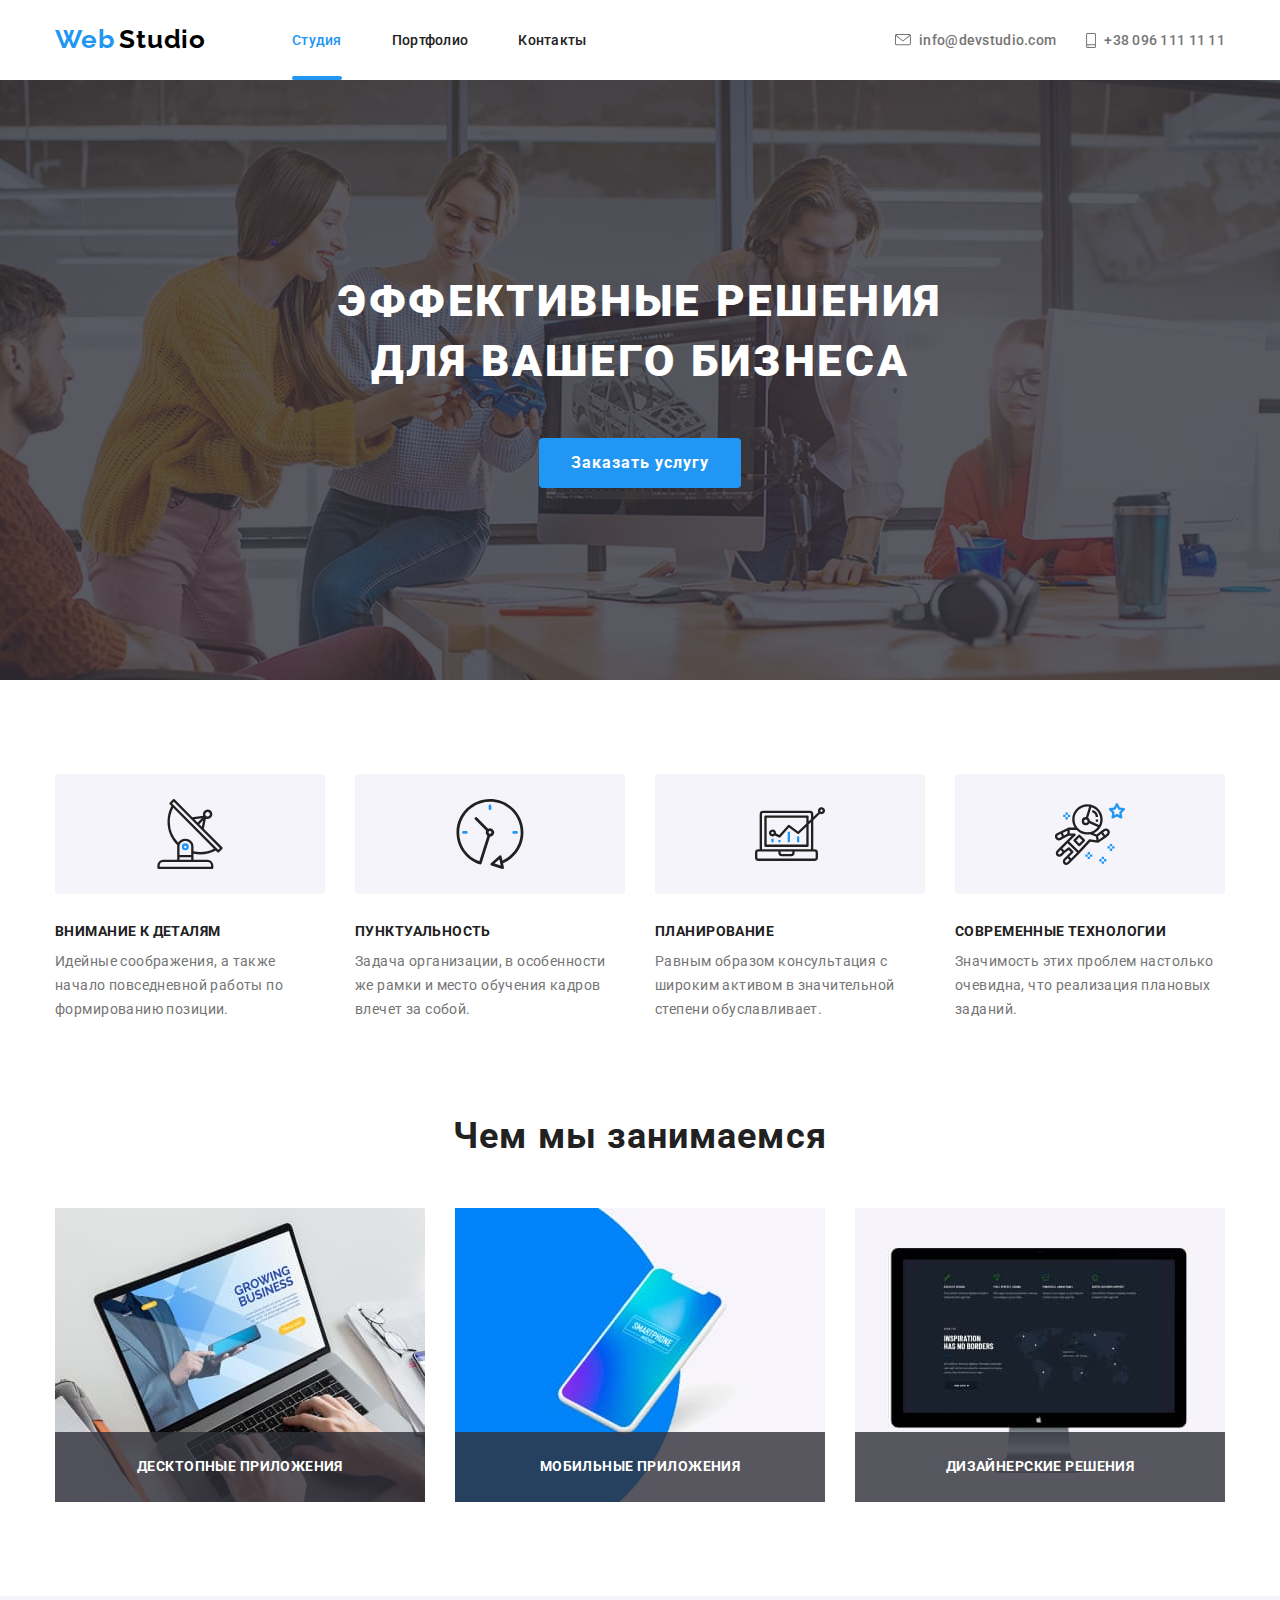
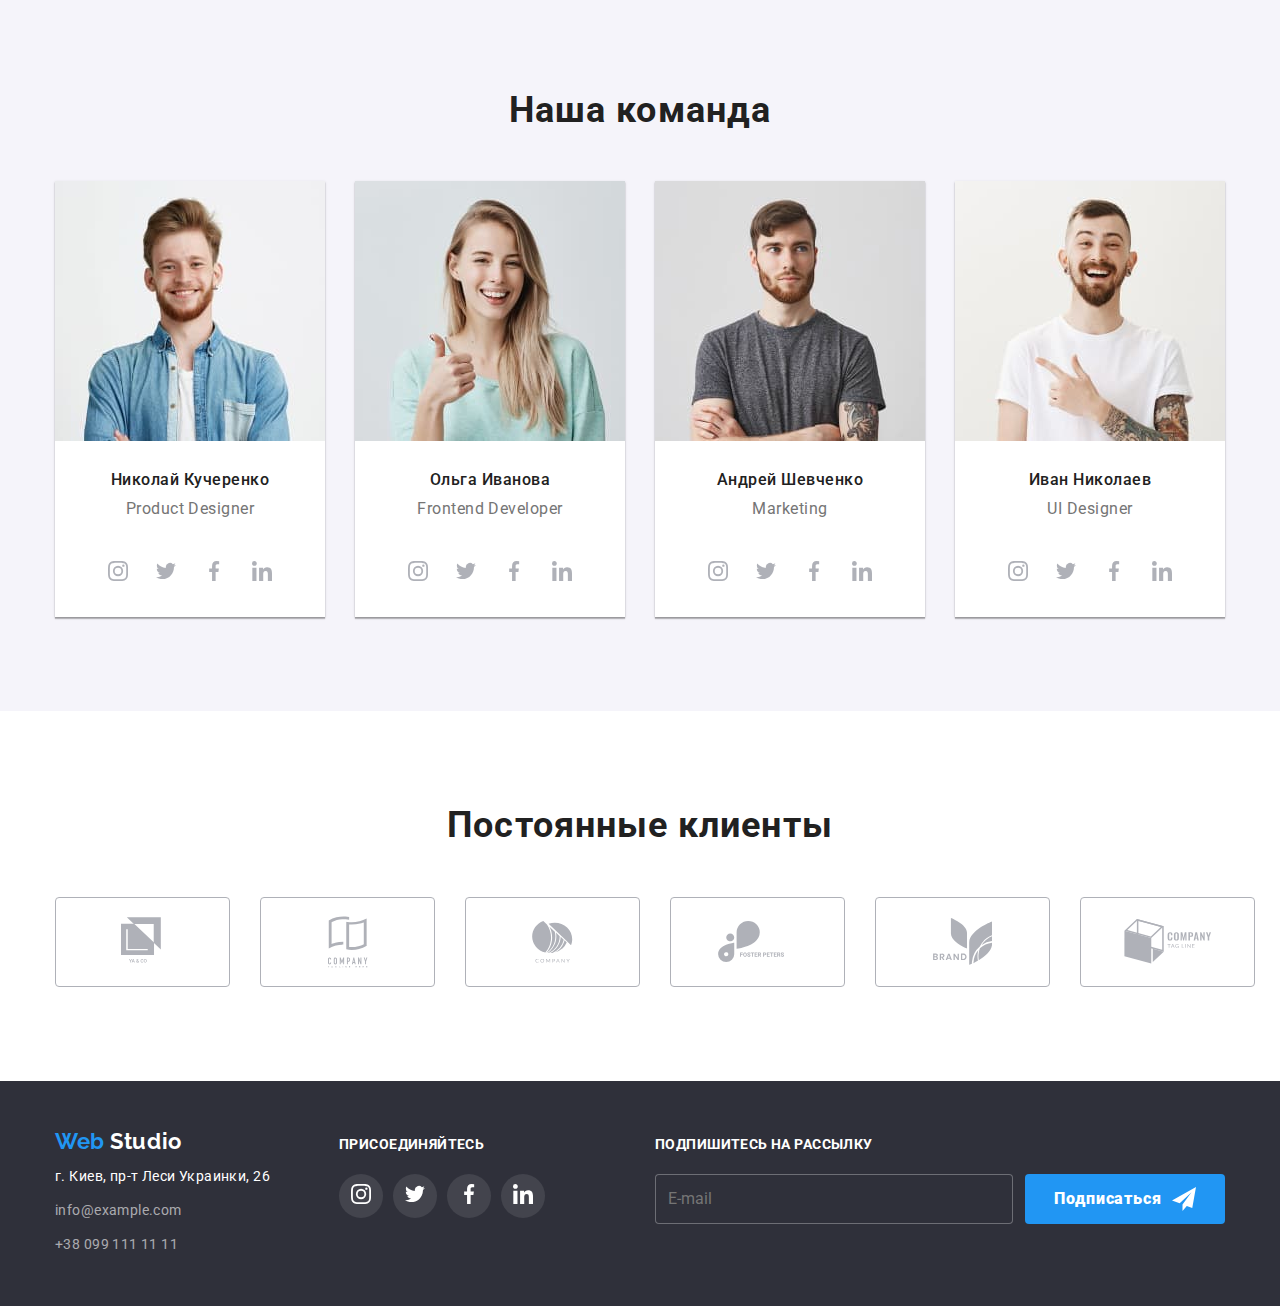
<file: index.html>
<!DOCTYPE html>
<html lang="ru">
<head>
    <meta charset="UTF-8">
    <meta name="viewport" content="width=device-width, initial-scale=1.0">
    <title>Web Studio</title>
    <link href="https://fonts.googleapis.com/css2?family=Raleway:wght@700&family=Roboto:wght@400;500;700;900&display=swap" rel="stylesheet">
    <link rel="stylesheet" href="./css/main.min.css">
</head>
<body>
    <!--Шапка-->
    <header>
        <nav class="container main-nav">
        <a href="./index.html" class="logo"><span class="web-logo">Web</span>Studio</a>
        <ul class="site-nav list">
            <li class="item"><a href="./index.html" class="link current">Студия</a></li>
            <li class="item"><a href="./portfolio.html" class="link">Портфолио</a></li>
            <li class="item"><a href="" class="link">Контакты</a></li>
        </ul>
        <ul class="contacts-nav list">
            <li class="item envelope">
                <a href="mailto:info@devstudio.com" class="link">
                <svg class="icon-envelope">
                   <use href="./img/sprite.svg#icon-envelope"></use> 
                </svg>
                info@devstudio.com
            </a>
        </li>
            <li class="item phone">
                <a href="tel:+380961111111" class="link">
                <svg class="icon-phone">
                    <use href="./img/sprite.svg#icon-phone"></use>
                </svg>
                +38 096 111 11 11
            </a>
        </li>
        </ul>
        </nav>
    </header>
    <main>
    <!--Герой-->
    <section class="hero">
        <div class="container">
        <h1 class="title">эффективные решения для вашего бизнеса</h1>
        <button class="button" data-modal-open>Заказать услугу</button>
        </div>
    </section>
    <!--Наши Преимущества-->
    <section class="advantage">
        <div class="container">
        <h2 class="title">Наши преимущества</h2>
        <ul class="features-list list">
            <li class="item">
                <div class="item-image">
                    <svg class="icon">
                        <use href="./img/sprite.svg#icon-antenna"></use>
                    </svg>
                </div>
                <h3 class="item-title">Внимание к деталям</h3>
                <p class="item-description">Идейные соображения, а также начало повседневной работы по формированию позиции.</p>
            </li>
            <li class="item">
                <div class="item-image">
                    <svg class="icon">
                        <use href="./img/sprite.svg#icon-clock"></use>
                    </svg>
                </div>
                <h3 class="item-title">Пунктуальность</h3>
                <p class="item-description">Задача организации, в особенности же рамки и место обучения кадров влечет за собой.</p>
            </li>
            <li class="item">
                <div class="item-image">
                    <svg class="icon">
                        <use href="./img/sprite.svg#icon-pc"></use>
                    </svg>
                </div>
                <h3 class="item-title">Планирование</h3>
                <p class="item-description">Равным образом консультация с широким активом в значительной степени обуславливает.</p>
            </li>
            <li class="item">
                <div class="item-image">
                    <svg class="icon">
                        <use href="./img/sprite.svg#icon-astronaut"></use>
                    </svg>
                </div>
                <h3 class="item-title">Современные технологии</h3>
                <p class="item-description">Значимость этих проблем настолько очевидна, что реализация плановых заданий.</p>
            </li>
        </ul>
        </div>
    </section>
    <!--Чем мы занимаемся-->
    <section class="our-works">
        <div class="container">
        <h2 class="item-title">Чем мы занимаемся</h2>
        <ul class="type-works list">
            <li class="item"><img src="./img/desktop.jpg" alt="компьютер" width="370" height="294">
                <p class="description">Десктопные приложения</p></li>
            <li class="item"><img src="./img/smartphone.jpg" alt="смартфон" width="370" height="294">
                <p class="description">Мобильные приложения</p></li>
            <li class="item"><img src="./img/display.jpg" alt="дизайн" width="370" height="294">
                <p class="description">Дизайнерские решения</p></li>
        </ul>
        </div>
    </section>
    <!--Наша команда-->
    <section class="team">
        <div class="container">
        <h2 class="team-title">Наша команда</h2>
        <ul class="people-team list">
            <li class="item">
                <img src="./img/John.jpg" alt="John" width="270" height="260" class="foto">
                <h3>Николай Кучеренко</h3>
                <p>Product Designer</p>
                    <div class="social-link">
                    <a href="https://www.instagram.com/"><svg class="social-icon"><use href="./img/sprite.svg#icon-instagram"></use></svg></a>
                    <a href="https://twitter.com/"><svg class="social-icon"><use href="./img/sprite.svg#icon-twitter"></use></svg></a>
                    <a href="https://www.facebook.com/"><svg class="social-icon"><use href="./img/sprite.svg#icon-facebook"></use></svg></a>
                    <a href="https://www.linkedin.com/"><svg class="social-icon"><use href="./img/sprite.svg#icon-linkedin"></use></svg></a>
                    </div>    
            </li>
            <li class="item">
                <img src="./img/Marta.jpg" alt="Marta" width="270" height="260" class="foto">
                <h3>Ольга Иванова</h3>
                <p>Frontend Developer</p>
                    <div class="social-link">
                    <a href="https://www.instagram.com/"><svg class="social-icon"><use href="./img/sprite.svg#icon-instagram"></use></svg></a>
                    <a href="https://twitter.com/"><svg class="social-icon"><use href="./img/sprite.svg#icon-twitter"></use></svg></a>
                    <a href="https://www.facebook.com/"><svg class="social-icon"><use href="./img/sprite.svg#icon-facebook"></use></svg></a>
                    <a href="https://www.linkedin.com/"><svg class="social-icon"><use href="./img/sprite.svg#icon-linkedin"></use></svg></a>
                    </div> 
            </li>
            <li class="item">
                <img src="./img/Robert.jpg" alt="Robert" width="270" height="260" class="foto">
                <h3>Андрей Шевченко</h3>
                <p>Marketing</p>
                    <div class="social-link">
                    <a href="https://www.instagram.com/"><svg class="social-icon"><use href="./img/sprite.svg#icon-instagram"></use></svg></a>
                    <a href="https://twitter.com/"><svg class="social-icon"><use href="./img/sprite.svg#icon-twitter"></use></svg></a>
                    <a href="https://www.facebook.com/"><svg class="social-icon"><use href="./img/sprite.svg#icon-facebook"></use></svg></a>
                    <a href="https://www.linkedin.com/"><svg class="social-icon"><use href="./img/sprite.svg#icon-linkedin"></use></svg></a>
                    </div> 
            </li>
            <li class="item">
                <img src="./img/Martin.jpg" alt="Martin" width="270" height="260" class="foto">
                <h3>Иван Николаев</h3>
                <p>UI Designer</p>
                    <div class="social-link">
                    <a href="https://www.instagram.com/"><svg class="social-icon"><use href="./img/sprite.svg#icon-instagram"></use></svg></a>
                    <a href="https://twitter.com/"><svg class="social-icon"><use href="./img/sprite.svg#icon-twitter"></use></svg></a>
                    <a href="https://www.facebook.com/"><svg class="social-icon"><use href="./img/sprite.svg#icon-facebook"></use></svg></a>
                    <a href="https://www.linkedin.com/"><svg class="social-icon"><use href="./img/sprite.svg#icon-linkedin"></use></svg></a>
                    </div>
            </li>
        </ul>
    </div>
    </section>
    <!--Клиенты-->
    <section class="clients">
        <div class="container">
        <h2>Постоянные клиенты</h2>
        <ul class="partners list">
            <li class="item"><a href="" class="item-link"><svg class="company-icon" width="44" height="49"><use href="./img/sprite.svg#icon-logo-one"></use></svg></a></li>
            <li class="item"><a href="" class="item-link"><svg class="company-icon" width="40" height="52"><use href="./img/sprite.svg#icon-logo-two"></use></svg></a></li>    
            <li class="item"><a href="" class="item-link"><svg class="company-icon" width="41" height="42"><use href="./img/sprite.svg#icon-logo-three"></use></svg></a></li>
            <li class="item"><a href="" class="item-link"><svg class="company-icon" width="79" height="42"><use href="./img/sprite.svg#icon-logo-four"></use></svg></a></li>
            <li class="item"><a href="" class="item-link"><svg class="company-icon" width="59" height="47"><use href="./img/sprite.svg#icon-logo-five"></use></svg></a></li>
            <li class="item"><a href="" class="item-link"><svg class="company-icon" width="88" height="45"><use href="./img/sprite.svg#icon-logo-six"></use></svg></a></li>
        </ul>
    </div>
    </section>
</main>
    <!--Подвал-->
    <footer class="footer">
        <div class="container">
        <div class="flex-container">
            <div>
                <a href="./index.html" class="logo"><span class="web-logo">Web</span>Studio</a>
                <ul class="contact-info list">
                    <li class="info">г. Киев, пр-т Леси Украинки, 26</li>
                    <li class="info"><a href="">info@example.com</a></li>
                    <li class="info"><a href="">+38 099 111 11 11</a></li>
                </ul>
            </div>
            <div class="social-container">
                <p class="follow">присоединяйтесь</p>
                <ul class="social-links list">
                    <li class="item"><a href="https://www.instagram.com/"><svg class="social-icon"><use href="./img/sprite.svg#icon-instagram"></use></svg></a></li>
                    <li class="item"><a href="https://twitter.com/"><svg class="social-icon"><use href="./img/sprite.svg#icon-twitter"></use></svg></a></li>
                    <li class="item"><a href="https://www.facebook.com/"><svg class="social-icon"><use href="./img/sprite.svg#icon-facebook"></use></svg></a></li>
                    <li class="item"><a href="https://www.linkedin.com/"><svg class="social-icon"><use href="./img/sprite.svg#icon-linkedin"></use></svg></a></li>
                </ul>
            </div>
            <div class="subscribe-conteiner">
                <p class="follow">Подпишитесь на рассылку</p>
                <form action="" class="subscribe-form">
                    <input type="mail" class="email-form" placeholder="E-mail"> 
                    <button type="submit" class="button">Подписаться <svg class="subscribe-icon" width="24" height="24"><use href="./img/sprite.svg#icon-send"></use></svg></button>
                </form>   
            </div>
        </div>
        </div>
    </footer>
    <!-- Модальное окно -->
    <div class="backdrop is-hidden" data-modal>
        <div class="modal">
            <button class="modal-close-button" data-modal-close>
                <img src="./img/close.svg" alt="Кнопка закрыть">                                 
            </button>
            <h2 class="modal-title">Оставьте свои данные, мы вам перезвоним</h2>
            <form action="" class="js-contact-form" autocomplete="off">
                <div class="form-field">
                    <input type="text" name="user-name" id="user" placeholder=" " class="form-input">
                    <label for="user" class="form-label">Имя</label>
                    <svg class="form-icon" width="12" height="12">
                        <use href="./img/modal-icons.svg#name"></use>
                    </svg>
                </div>  
                <div class="form-field">
                    <input type="tel" name="phone" id="phone" placeholder=" " class="form-input">
                    <label for="phone" class="form-label">Телефон</label>
                    <svg class="form-icon" width="13" height="13">
                        <use href="./img/modal-icons.svg#telephone"></use>
                    </svg>
                </div>
                <div class="form-field">
                    <input type="email" name="email" id="mail" placeholder=" " class="form-input">
                    <label for="mail" class="form-label">Почта</label>
                    <svg class="form-icon" width="15" height="12">
                        <use href="./img/modal-icons.svg#mail"></use>
                    </svg>
                </div>
                <div class="text-field">
                    <textarea name="comment" id="comment" rows="10" class="comment-area" placeholder=" "></textarea>
                    <label for="comment" class="comment-label">Комментарий</label>
                </div>    
                <div role="group" class="checkbox">
                    <label class="checkbox-label">
                        <input type="checkbox" class="checkbox-input" name="policy">
                        <span class="checkbox-icon"></span>
                        Соглашаюсь с рассылкой и принимаю<a href="" class="checkbox-link">Условия договора</a></label>
                </div>
                <button type="submit" class="submit" >Отправить</button>
            </form>
        </div>
    </div>


    <!-- Скрипт Модального Окна -->
    <script src="./js/modal.js"></script>
    <script>
        (() => {
          document
            .querySelector('.js-contact-form')
            .addEventListener('submit', e => {
              e.preventDefault();
  
              new FormData(e.currentTarget).forEach((value, name) =>
                console.log(`${name}: ${value}`),
              );
  
              e.currentTarget.reset();
            });
        })();
      </script>
</body>
</html>
</file>
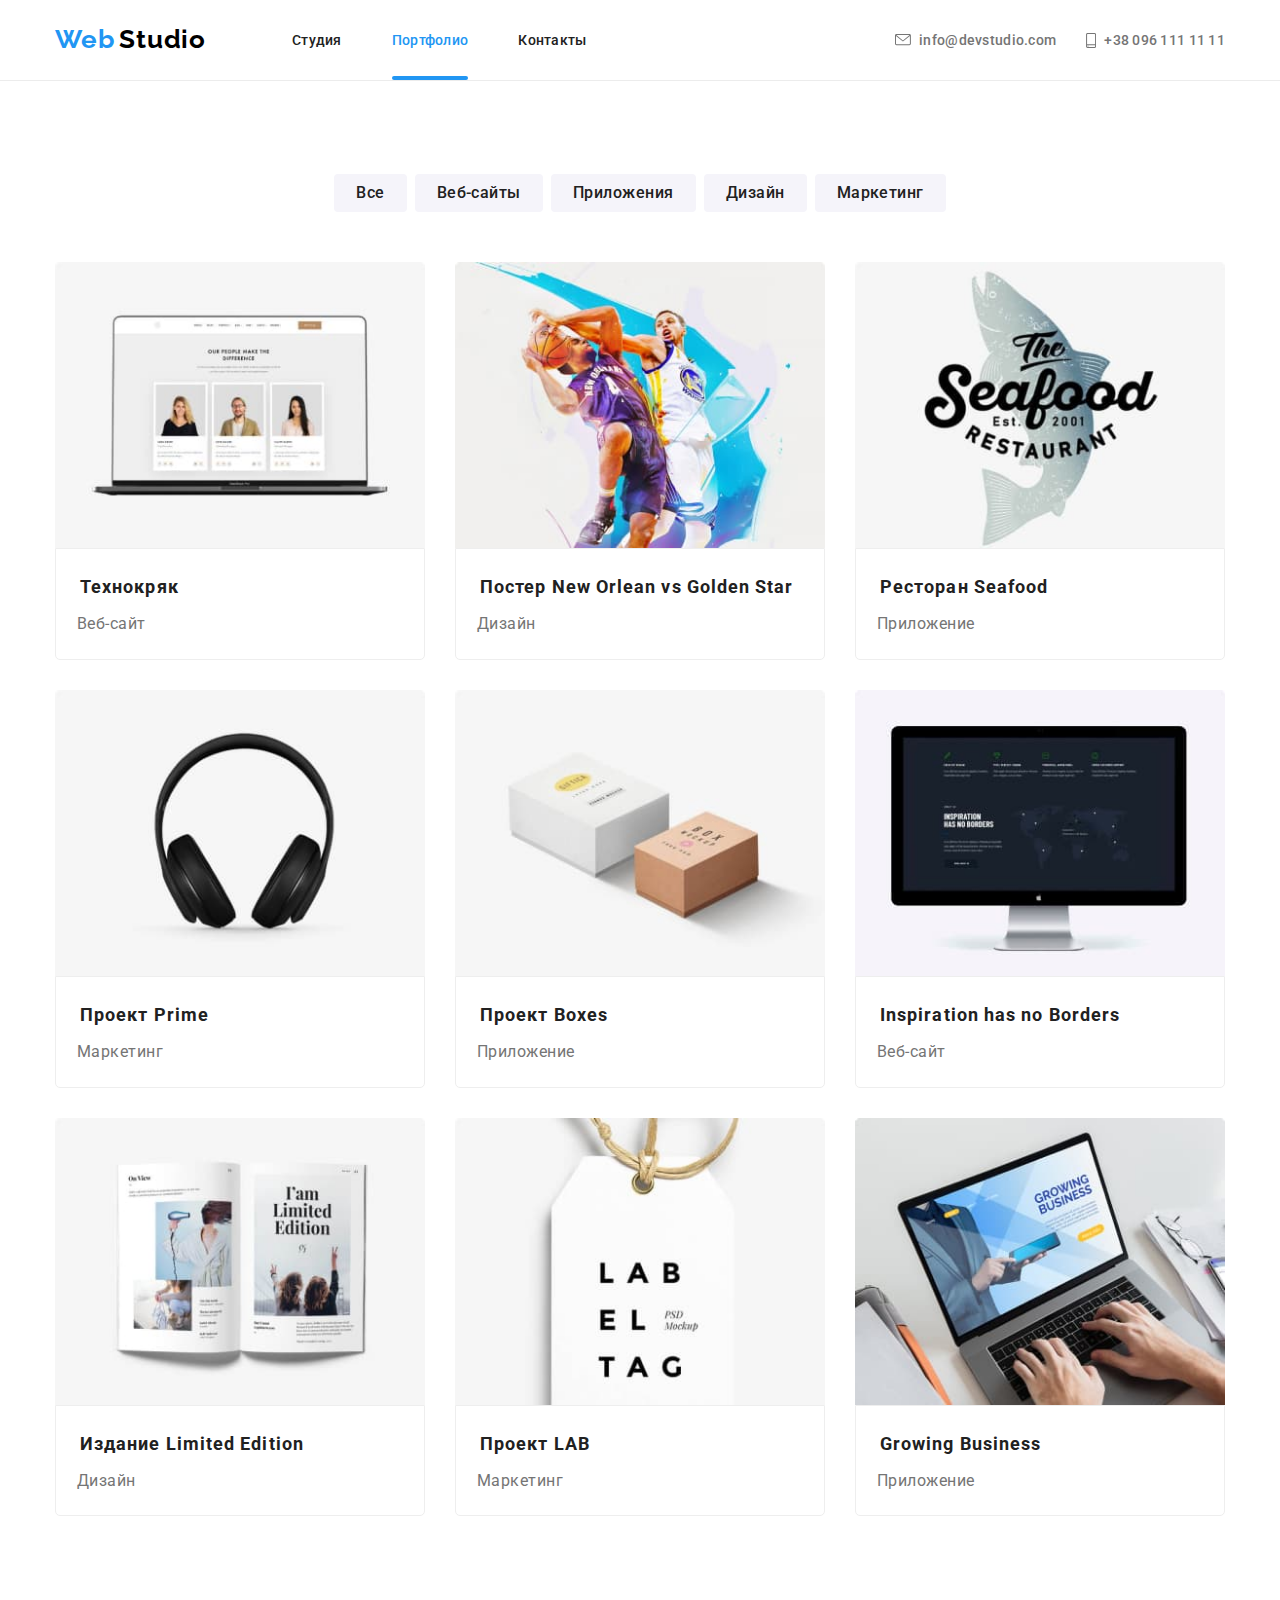
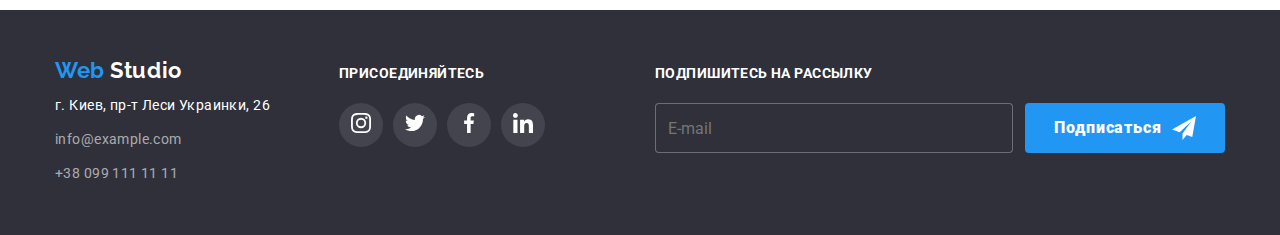
<file: portfolio.html>
<!DOCTYPE html>
<html lang="ru">
<head>
    <meta charset="UTF-8">
    <meta name="viewport" content="width=device-width, initial-scale=1.0">
    <title>Портфолио</title>
    <link href="https://fonts.googleapis.com/css2?family=Raleway:wght@700&family=Roboto:wght@400;500;700;900&display=swap" rel="stylesheet">
    <link rel="stylesheet" href="./css/main-portfolio.min.css">
</head>
<body>
     <!--Шапка-->
     <header>
        <nav class="container main-nav">
        <a href="./index.html" class="logo"><span class="web-logo">Web</span>Studio</a>
        <ul class="site-nav list">
            <li class="item"><a href="./index.html" class="link">Студия</a></li>
            <li class="item"><a href="./portfolio.html" class="link current">Портфолио</a></li>
            <li class="item"><a href="" class="link">Контакты</a></li>
        </ul>
        <ul class="contacts-nav list">
            <li class="item envelope">
                <a href="mailto:info@devstudio.com" class="link">
                <svg class="icon-envelope">
                   <use href="./img/sprite.svg#icon-envelope"></use> 
                </svg>
                info@devstudio.com
            </a>
        </li>
            <li class="item phone">
                <a href="tel:+380961111111" class="link">
                <svg class="icon-phone">
                    <use href="./img/sprite.svg#icon-phone"></use>
                </svg>
                +38 096 111 11 11
            </a>
        </li>
        </ul>
        </nav>
    </header>
    <!-- Портфолио -->
    <main>
        <section class="portfolio">
            <div class="container">
            <h1 class="main-title">Наши работы</h1>
            <ul class="nav-menu list">
                <li class="item"><button type="button" class="button">Все</button></li>
                <li class="item"><button type="button" class="button">Веб-сайты</button></li>
                <li class="item"><button type="button" class="button">Приложения</button></li>
                <li class="item"><button type="button" class="button">Дизайн</button></li>
                <li class="item"><button type="button" class="button">Маркетинг</button></li>
            </ul>
            <ul class="project list">
                <li class="item">
                    <a href="">
                    <div class="card-info">
                    <img src="./img/portfolio/work-1.jpg" alt="Технокряк" width="370">
                    <p class="description">Технокряк это современная площадка распространения коронавируса. Компании используют
                        эту платформу для цифрового шпионажа и атак на защищённые сервера конкурентов.</p>
                    </div>
                    <div class="main-project-description">
                        <h2 class="project-name">Технокряк</h2>                  
                        <p class="project-type">Веб-сайт</p>
                    </div>
                    </a>
                </li>
                <li class="item">
                    <a href="">
                    <div class="card-info">
                        <img src="./img/portfolio/work-0.jpg" alt="Технокряк" width="370">
                        <p class="description">Технокряк это современная площадка распространения коронавируса. Компании используют
                            эту платформу для цифрового шпионажа и атак на защищённые сервера конкурентов.</p>
                        </div>
                        <div class="main-project-description">
                        <h2 class="project-name">Постер New Orlean vs Golden Star</h2>                  
                        <p class="project-type">Дизайн</p>
                    </div>
                    </a>
                </li>
                <li class="item">
                    <a href="">
                    <div class="card-info">
                        <img src="./img/portfolio/work-2.jpg" alt="Технокряк" width="370">
                        <p class="description">Lorem ipsum dolor sit, amet consectetur adipisicing elit. 
                            Dolores saepe voluptate, eaque sit fugit sapiente aliquid praesentium maiores.</p>
                        </div>
                        <div class="main-project-description">
                        <h2 class="project-name">Ресторан Seafood</h2>                  
                        <p class="project-type">Приложение</p>
                    </div>
                    </a>
                </li>
                <li class="item">
                    <a href="">
                    <div class="card-info">
                        <img src="./img/portfolio/work-3.jpg" alt="Технокряк" width="370">
                        <p class="description">Lorem ipsum dolor sit, amet consectetur adipisicing elit. 
                            Dolores saepe voluptate, eaque sit fugit sapiente aliquid praesentium maiores.</p>
                        </div>
                    <div class="main-project-description">
                        <h2 class="project-name">Проект Prime</h2>                  
                        <p class="project-type">Маркетинг</p>
                    </div>
                    </a>
                </li>
                <li class="item">
                    <a href="">
                    <div class="card-info">
                        <img src="./img/portfolio/work-4.jpg" alt="Технокряк" width="370">
                        <p class="description">Lorem ipsum dolor sit, amet consectetur adipisicing elit. 
                            Dolores saepe voluptate, eaque sit fugit sapiente aliquid praesentium maiores.</p>
                        </div>
                    <div class="main-project-description">
                        <h2 class="project-name">Проект Boxes</h2>                  
                        <p class="project-type">Приложение</p>
                    </div>
                    </a>
                </li>
                <li class="item">
                    <a href="">
                    <div class="card-info">
                        <img src="./img/portfolio/work-5.jpg" alt="Технокряк" width="370">
                        <p class="description">Lorem ipsum dolor sit, amet consectetur adipisicing elit. 
                            Dolores saepe voluptate, eaque sit fugit sapiente aliquid praesentium maiores.</p>
                        </div>
                    <div class="main-project-description">
                        <h2 class="project-name">Inspiration has no Borders</h2>                  
                        <p class="project-type">Веб-сайт</p>
                    </div>  
                    </a>
                </li>
                <li class="item">
                    <a href="">
                    <div class="card-info">
                        <img src="./img/portfolio/work-6.jpg" alt="Технокряк" width="370">
                        <p class="description">Lorem ipsum dolor sit, amet consectetur adipisicing elit. 
                            Dolores saepe voluptate, eaque sit fugit sapiente aliquid praesentium maiores.</p>
                        </div>
                    <div class="main-project-description">
                        <h2 class="project-name">Издание Limited Edition</h2>                  
                        <p class="project-type">Дизайн</p>
                    </div>
                    </a>    
                </li>
                <li class="item">
                    <a href="">
                    <div class="card-info">
                        <img src="./img/portfolio/work-7.jpg" alt="Технокряк" width="370">
                        <p class="description">Lorem ipsum dolor sit, amet consectetur adipisicing elit. 
                            Dolores saepe voluptate, eaque sit fugit sapiente aliquid praesentium maiores.</p>
                        </div>
                    <div class="main-project-description">
                        <h2 class="project-name">Проект LAB</h2>                  
                        <p class="project-type">Маркетинг</p>
                    </div>
                    </a>
                </li>
                <li class="item">
                    <a href="">
                    <div class="card-info">
                        <img src="./img/portfolio/work-8.jpg" alt="Технокряк" width="370">
                        <p class="description">Lorem ipsum dolor sit, amet consectetur adipisicing elit. 
                            Dolores saepe voluptate, eaque sit fugit sapiente aliquid praesentium maiores.</p>
                        </div>
                    <div class="main-project-description">
                        <h2 class="project-name">Growing Business</h2>                  
                        <p class="project-type">Приложение</p>
                    </div>
                    </a>
                </li>
            </ul>
            </div>
        </section>
    </main>
        <!-- Подвал -->
        <footer class="footer">
            <div class="container">
            <div class="flex-container">
                <div>
                    <a href="./index.html" class="logo"><span class="web-logo">Web</span>Studio</a>
                    <ul class="contact-info list">
                        <li class="info">г. Киев, пр-т Леси Украинки, 26</li>
                        <li class="info"><a href="">info@example.com</a></li>
                        <li class="info"><a href="">+38 099 111 11 11</a></li>
                    </ul>
                </div>
                <div class="social-container">
                    <p class="follow">присоединяйтесь</p>
                    <ul class="social-links list">
                        <li class="item"><a href="https://www.instagram.com/"><svg class="social-icon"><use href="./img/sprite.svg#icon-instagram"></use></svg></a></li>
                        <li class="item"><a href="https://twitter.com/"><svg class="social-icon"><use href="./img/sprite.svg#icon-twitter"></use></svg></a></li>
                        <li class="item"><a href="https://www.facebook.com/"><svg class="social-icon"><use href="./img/sprite.svg#icon-facebook"></use></svg></a></li>
                        <li class="item"><a href="https://www.linkedin.com/"><svg class="social-icon"><use href="./img/sprite.svg#icon-linkedin"></use></svg></a></li>
                    </ul>
                </div>
                <div class="subscribe-conteiner">
                    <p class="follow">Подпишитесь на рассылку</p>
                    <form action="" class="subscribe-form">
                        <input type="mail" class="email-form" placeholder="E-mail"> 
                        <button type="submit" class="button">Подписаться <svg class="subscribe-icon" width="24" height="24"><use href="./img/sprite.svg#icon-send"></use></svg></button>
                    </form>   
                </div>
                </div>
            </div>
        </footer>
        </body>
</html>
</file>
<file: css/main.min.css>
/*! normalize.css v8.0.1 | MIT License | github.com/necolas/normalize.css */html{line-height:1.15;-webkit-text-size-adjust:100%}body{margin:0}main{display:block}h1{font-size:2em;margin:0.67em 0}hr{-webkit-box-sizing:content-box;box-sizing:content-box;height:0;overflow:visible}pre{font-family:monospace, monospace;font-size:1em}a{background-color:transparent}abbr[title]{border-bottom:none;text-decoration:underline;-webkit-text-decoration:underline dotted;text-decoration:underline dotted}b,strong{font-weight:bolder}code,kbd,samp{font-family:monospace, monospace;font-size:1em}small{font-size:80%}sub,sup{font-size:75%;line-height:0;position:relative;vertical-align:baseline}sub{bottom:-0.25em}sup{top:-0.5em}img{border-style:none}button,input,optgroup,select,textarea{font-family:inherit;font-size:100%;line-height:1.15;margin:0}button,input{overflow:visible}button,select{text-transform:none}button,[type="button"],[type="reset"],[type="submit"]{-webkit-appearance:button}button::-moz-focus-inner,[type="button"]::-moz-focus-inner,[type="reset"]::-moz-focus-inner,[type="submit"]::-moz-focus-inner{border-style:none;padding:0}button:-moz-focusring,[type="button"]:-moz-focusring,[type="reset"]:-moz-focusring,[type="submit"]:-moz-focusring{outline:1px dotted ButtonText}fieldset{padding:0.35em 0.75em 0.625em}legend{-webkit-box-sizing:border-box;box-sizing:border-box;color:inherit;display:table;max-width:100%;padding:0;white-space:normal}progress{vertical-align:baseline}textarea{overflow:auto}[type="checkbox"],[type="radio"]{-webkit-box-sizing:border-box;box-sizing:border-box;padding:0}[type="number"]::-webkit-inner-spin-button,[type="number"]::-webkit-outer-spin-button{height:auto}[type="search"]{-webkit-appearance:textfield;outline-offset:-2px}[type="search"]::-webkit-search-decoration{-webkit-appearance:none}::-webkit-file-upload-button{-webkit-appearance:button;font:inherit}details{display:block}summary{display:list-item}template{display:none}[hidden]{display:none}*,*::before,*::after{-webkit-box-sizing:border-box;box-sizing:border-box;margin:0}body{font-family:'Roboto', sans-serif;color:#757575}ul{list-style:none}a{text-decoration:none}h1,h2,h3,h4,h5,h6,p{margin-top:0;margin-bottom:0em}.list{margin:0;padding:0;list-style:none}.container{margin-left:auto;margin-right:auto;width:1200px;padding-left:15px;padding-right:15px}.main-nav{display:-webkit-box;display:-ms-flexbox;display:flex;-webkit-box-align:center;-ms-flex-align:center;align-items:center}.site-nav{display:-webkit-box;display:-ms-flexbox;display:flex;margin-left:86px}.site-nav .item:not(:last-child){margin-right:50px}.contacts-nav{display:-webkit-box;display:-ms-flexbox;display:flex;margin-left:auto}.contacts-nav .item:not(:first-child){margin-left:30px}.contacts-nav .link{display:-webkit-box;display:-ms-flexbox;display:flex;-webkit-box-align:center;-ms-flex-align:center;align-items:center;padding-top:32px;padding-bottom:32px;font-weight:500;font-size:14px;line-height:1.15;letter-spacing:0.02em;color:#757575;-webkit-transition:250ms cubic-bezier(0.4, 0, 0.2, 1);transition:250ms cubic-bezier(0.4, 0, 0.2, 1)}.contacts-nav .link:hover,.contacts-nav .link:focus{color:#2196F3}.logo{font-family:Raleway, sans-serif;font-weight:700;font-size:26px;line-height:1.2;letter-spacing:0.03em;color:#000000}.web-logo{padding-right:5px;color:#2196F3}.site-nav .link{display:block;padding-top:32px;padding-bottom:32px;font-weight:500;font-size:14px;line-height:1.15;letter-spacing:0.02em;color:#212121;-webkit-transition:250ms cubic-bezier(0.4, 0, 0.2, 1);transition:250ms cubic-bezier(0.4, 0, 0.2, 1)}.site-nav .link:hover,.site-nav .link:focus{color:#2196F3}.site-nav .link.current{position:relative;color:#2196F3}.site-nav .link.current::after{position:absolute;bottom:0;content:'';display:block;width:100%;height:4px;border-radius:2px;background-color:#2196F3}.icon-envelope{width:16px;height:12px;margin-right:8px;fill:currentColor;-webkit-transition:fill 250ms cubic-bezier(0.4, 0, 0.2, 1);transition:fill 250ms cubic-bezier(0.4, 0, 0.2, 1)}.item.envelope:hover .icon-envelope{fill:#2196F3}.icon-phone{width:10px;height:15px;margin-right:8px;fill:currentColor;-webkit-transition:fill 250ms cubic-bezier(0.4, 0, 0.2, 1);transition:fill 250ms cubic-bezier(0.4, 0, 0.2, 1)}.item.phone:hover .icon-phone{fill:#2196F3}.hero{display:-webkit-box;display:-ms-flexbox;display:flex;-webkit-box-align:center;-ms-flex-align:center;align-items:center;height:600px;text-align:center;background-image:-webkit-gradient(linear, left top, left bottom, from(rgba(47,48,58,0.8)), to(rgba(47,48,58,0.8))),url(../img/Header.jpg);background-image:linear-gradient(rgba(47,48,58,0.8), rgba(47,48,58,0.8)),url(../img/Header.jpg);background-repeat:no-repeat;background-position:center}.hero .title{width:646px;margin-bottom:46px;margin-left:auto;margin-right:auto;font-weight:900;font-size:44px;line-height:1.36;text-align:center;letter-spacing:0.06em;text-transform:uppercase;color:#fff}.hero .button{display:inline-block;border-radius:4px;min-width:200px;padding:10px 32px;border:0;font-weight:700;font-size:16px;line-height:1.87;letter-spacing:0.06em;color:#fff;background-color:#2196F3}.backdrop{position:fixed;top:0;left:0;width:100%;height:100%;background-color:rgba(0,0,0,0.2);z-index:2;-webkit-transition:opacity 250ms ease;transition:opacity 250ms ease}.backdrop.is-hidden{opacity:0;pointer-events:none}.modal{position:absolute;top:50%;left:50%;-webkit-transform:translate(-50%, -50%);transform:translate(-50%, -50%);text-align:center;padding:40px;min-width:530px;min-height:580px;background-color:#fff;border-radius:4px;-webkit-box-shadow:0px 2px 1px rgba(0,0,0,0.2),0px 1px 1px rgba(0,0,0,0.14),0px 1px 3px rgba(0,0,0,0.12);box-shadow:0px 2px 1px rgba(0,0,0,0.2),0px 1px 1px rgba(0,0,0,0.14),0px 1px 3px rgba(0,0,0,0.12)}.modal-close-button{position:absolute;top:8px;right:8px;display:-webkit-box;display:-ms-flexbox;display:flex;-webkit-box-align:center;-ms-flex-align:center;align-items:center;-webkit-box-pack:center;-ms-flex-pack:center;justify-content:center;width:30px;height:30px;border:1px solid rgba(0,0,0,0.1);border-radius:50%;background-color:#fff;-webkit-box-shadow:0px 2px 1px rgba(0,0,0,0.2),0px 1px 1px rgba(0,0,0,0.14),0px 1px 3px rgba(0,0,0,0.12);box-shadow:0px 2px 1px rgba(0,0,0,0.2),0px 1px 1px rgba(0,0,0,0.14),0px 1px 3px rgba(0,0,0,0.12);padding:0}.modal-title{margin-bottom:30px;font-weight:700;font-size:20px;line-height:1.15;letter-spacing:0.03em;color:#212121}.form-field{position:relative;display:-webkit-box;display:-ms-flexbox;display:flex;-webkit-box-orient:vertical;-webkit-box-direction:normal;-ms-flex-direction:column;flex-direction:column;margin-bottom:28px}.form-input{border:1px solid rgba(33,33,33,0.2);border-radius:4px;height:40px;padding:12px 42px;outline:none}.form-input:focus{border:1px solid #2196F3}.form-label{position:absolute;top:50%;left:42px;-webkit-transform:translateY(-50%);transform:translateY(-50%);font-size:14px;line-height:1.14;letter-spacing:0.01em;-webkit-transition:-webkit-transform 250ms cubic-bezier(0.4, 0, 0.2, 1);transition:-webkit-transform 250ms cubic-bezier(0.4, 0, 0.2, 1);transition:transform 250ms cubic-bezier(0.4, 0, 0.2, 1);transition:transform 250ms cubic-bezier(0.4, 0, 0.2, 1), -webkit-transform 250ms cubic-bezier(0.4, 0, 0.2, 1)}.form-input:focus+.form-label,.form-input:not(:placeholder-shown)+.form-label{color:#2196F3;-webkit-transform:translate(-28px, -42px);transform:translate(-28px, -42px)}.form-icon{position:absolute;top:50%;left:19px;-webkit-transform:translateY(-50%);transform:translateY(-50%);display:block;fill:#212121;-webkit-transition:fill 250ms cubic-bezier(0.4, 0, 0.2, 1);transition:fill 250ms cubic-bezier(0.4, 0, 0.2, 1)}.form-input:focus ~ .form-icon,.form-input:not(:placeholder-shown) ~ .form-icon{fill:#2196F3}.text-field{position:relative;display:-webkit-box;display:-ms-flexbox;display:flex;-webkit-box-orient:vertical;-webkit-box-direction:normal;-ms-flex-direction:column;flex-direction:column;margin-bottom:20px}.comment-area{border:1px solid rgba(33,33,33,0.2);border-radius:4px;width:450px;height:120px;resize:none;outline:none;padding:12px 16px}.comment-area:focus{border:1px solid #2196F3}.comment-label{position:absolute;top:12px;left:16px;font-size:14px;line-height:1.14;letter-spacing:0.01em;-webkit-transition:-webkit-transform 250ms cubic-bezier(0.4, 0, 0.2, 1);transition:-webkit-transform 250ms cubic-bezier(0.4, 0, 0.2, 1);transition:transform 250ms cubic-bezier(0.4, 0, 0.2, 1);transition:transform 250ms cubic-bezier(0.4, 0, 0.2, 1), -webkit-transform 250ms cubic-bezier(0.4, 0, 0.2, 1)}.comment-area:focus+.comment-label,.comment-area:not(:placeholder-shown)+.comment-label{-webkit-transform:translate(-2px, -35px);transform:translate(-2px, -35px);color:#2196F3}.checkbox{margin-bottom:30px}.checkbox-input{position:absolute;-webkit-appearance:none;-moz-appearance:none;appearance:none}.checkbox-label{display:-webkit-box;display:-ms-flexbox;display:flex;-webkit-box-align:center;-ms-flex-align:center;align-items:center;-webkit-box-pack:center;-ms-flex-pack:center;justify-content:center;font-size:14px;line-height:1.71;letter-spacing:0.03em}.checkbox-icon{display:inline-block;width:15px;height:15px;margin-right:8px;border:2px solid #212121;border-radius:2px}.checkbox-input:checked ~ .checkbox-icon{background-color:#2196F3;background-image:url(../img/icon-check.svg);background-size:contain;background-origin:border-box;border-color:#2196F3}.checkbox-link{color:#2196F3;text-decoration:underline;margin-left:5px}.submit{border:none;outline:none;border-radius:4px;-webkit-box-shadow:0px 4px 4px rgba(0,0,0,0.15);box-shadow:0px 4px 4px rgba(0,0,0,0.15);padding:10px 55px;background-color:#2196F3;font-size:16px;line-height:1.87;letter-spacing:0.06em;color:#fff}.advantage{padding-top:94px}.advantage .title{display:none}.advantage .item-title{margin-bottom:10px;font-weight:700;font-size:14px;line-height:1.14;letter-spacing:0.03em;text-transform:uppercase;color:#212121}.advantage .item-description{font-size:14px;line-height:1.71;letter-spacing:0.03em}.features-list{display:-webkit-box;display:-ms-flexbox;display:flex}.features-list .item+.item{margin-left:30px}.item-image{display:-webkit-box;display:-ms-flexbox;display:flex;-webkit-box-align:center;-ms-flex-align:center;align-items:center;-webkit-box-pack:center;-ms-flex-pack:center;justify-content:center;width:270px;height:120px;border-radius:4px;margin-bottom:30px;background-color:#F5F4FA}.item-image .icon{width:70px;height:70px}.our-works{padding-top:94px;padding-bottom:94px}.our-works .item-title{font-size:36px;line-height:1.16;text-align:center;letter-spacing:0.03em;color:#212121}.type-works{display:-webkit-box;display:-ms-flexbox;display:flex;margin-top:50px}.type-works .item{position:relative}.type-works img{display:block}.type-works .item:not(:last-child){margin-right:30px}.type-works .description{position:absolute;bottom:0;display:-webkit-box;display:-ms-flexbox;display:flex;-webkit-box-align:center;-ms-flex-align:center;align-items:center;-webkit-box-pack:center;-ms-flex-pack:center;justify-content:center;width:370px;padding-top:27px;padding-bottom:27px;font-weight:700;font-size:14px;line-height:1.14;letter-spacing:0.03em;text-transform:uppercase;color:#fff;background-color:rgba(47,48,58,0.8)}.team{background-color:#F5F4FA;padding-top:94px;padding-bottom:94px}.team .team-title{font-size:36px;line-height:1.16;text-align:center;letter-spacing:0.03em;color:#212121}.people-team{display:-webkit-box;display:-ms-flexbox;display:flex;margin-top:50px}.people-team .item{text-align:center;padding-bottom:24px;background-color:#fff;-webkit-box-shadow:0px 2px 1px rgba(0,0,0,0.2),0px 1px 1px rgba(0,0,0,0.14),0px 1px 3px rgba(0,0,0,0.12);box-shadow:0px 2px 1px rgba(0,0,0,0.2),0px 1px 1px rgba(0,0,0,0.14),0px 1px 3px rgba(0,0,0,0.12)}.people-team .item+.item{margin-left:30px}.people-team .foto{display:block}.people-team h3{margin-top:30px;font-weight:500;font-size:16px;line-height:1.18;letter-spacing:0.03em;color:#212121}.people-team p{margin-top:10px;font-size:16px;line-height:1.18;letter-spacing:0.03em}.people-team .social-link{margin-top:30px}.social-link>a{display:-webkit-inline-box;display:-ms-inline-flexbox;display:inline-flex;-webkit-box-align:center;-ms-flex-align:center;align-items:center;-webkit-box-pack:center;-ms-flex-pack:center;justify-content:center;width:44px;height:44px;border-radius:50%;-webkit-transition:250ms cubic-bezier(0.4, 0, 0.2, 1);transition:250ms cubic-bezier(0.4, 0, 0.2, 1)}.team .social-link>a:hover,.team .social-link>a:focus{background-color:#2196F3}.social-icon{width:20px;height:20px;fill:#AFB1B8;-webkit-transition:250ms cubic-bezier(0.4, 0, 0.2, 1);transition:250ms cubic-bezier(0.4, 0, 0.2, 1)}.team a:hover .social-icon,.team a:focus .social-icon{fill:#fff}.clients{padding-top:94px;padding-bottom:94px}.clients h2{font-size:36px;line-height:1.16;text-align:center;letter-spacing:0.03em;color:#212121}.partners{display:-webkit-box;display:-ms-flexbox;display:flex;margin-top:50px}.partners .item:not(:last-child){margin-right:30px}.company-icon{fill:#AFB1B8;-webkit-transition:250ms cubic-bezier(0.4, 0, 0.2, 1);transition:250ms cubic-bezier(0.4, 0, 0.2, 1)}.clients .item:hover .company-icon,.clients .item:focus .company-icon{fill:#2196F3}.clients .item-link{display:-webkit-box;display:-ms-flexbox;display:flex;-webkit-box-align:center;-ms-flex-align:center;align-items:center;-webkit-box-pack:center;-ms-flex-pack:center;justify-content:center;width:175px;height:90px;-webkit-transition:250ms cubic-bezier(0.4, 0, 0.2, 1);transition:250ms cubic-bezier(0.4, 0, 0.2, 1);border:1px solid #AFB1B8;border-radius:4px}.clients .item-link:hover,.clients .item-link:focus{border:1px solid #2196F3}.footer{background-color:#2F303A;padding-top:48px;padding-bottom:21px}.footer .flex-container{display:-webkit-box;display:-ms-flexbox;display:flex;-webkit-box-align:baseline;-ms-flex-align:baseline;align-items:baseline;margin-bottom:28px}.footer .footer .flex-container{display:-webkit-box;display:-ms-flexbox;display:flex;margin-bottom:28px;-webkit-box-align:baseline;-ms-flex-align:baseline;align-items:baseline}.footer .logo{font-size:22px;line-height:1.18;letter-spacing:0.03em;color:#fff}.contact-info{font-size:14px;line-height:1.71;letter-spacing:0.03em}.contact-info .info{margin-top:10px;color:#fff}.contact-info a{color:rgba(255,255,255,0.6)}.footer .follow{font-weight:700;font-size:14px;line-height:1.14;letter-spacing:0.03em;text-transform:uppercase;color:#fff}.social-container{margin-left:69px}.social-links{display:-webkit-box;display:-ms-flexbox;display:flex;margin-top:21px}.social-links .item{display:-webkit-inline-box;display:-ms-inline-flexbox;display:inline-flex;-webkit-box-align:center;-ms-flex-align:center;align-items:center;-webkit-box-pack:center;-ms-flex-pack:center;justify-content:center;width:44px;height:44px;border-radius:50%;-webkit-transition:250ms cubic-bezier(0.4, 0, 0.2, 1);transition:250ms cubic-bezier(0.4, 0, 0.2, 1);background-color:#43444D}.social-links .item:not(:last-child){margin-right:10px}.social-links .item:hover,.social-links.item:focus{background-color:#2196F3}.social-links .social-icon{width:20px;height:20px;fill:#fff}.subscribe-conteiner{margin-left:auto}.subscribe-form{display:-webkit-box;display:-ms-flexbox;display:flex;margin-top:21px}.subscribe-icon{margin-left:10px}.email-form{display:-webkit-box;display:-ms-flexbox;display:flex;-webkit-box-align:center;-ms-flex-align:center;align-items:center;width:358px;height:50px;border:1px solid rgba(255,255,255,0.3);border-radius:4px;padding-left:12px;background-color:#2F303A;font-size:16px;line-height:1.83;color:#fff}.footer .button{display:-webkit-box;display:-ms-flexbox;display:flex;-webkit-box-align:center;-ms-flex-align:center;align-items:center;-webkit-box-pack:center;-ms-flex-pack:center;justify-content:center;min-width:200px;margin-left:12px;border-radius:4px;padding:0;border:none;font-weight:900;font-size:16px;line-height:1.87;letter-spacing:0.06em;color:#fff;background-color:#2196F3}
/*# sourceMappingURL=main.min.css.map */
</file>
<file: css/main-portfolio.min.css>
/*! normalize.css v8.0.1 | MIT License | github.com/necolas/normalize.css */html{line-height:1.15;-webkit-text-size-adjust:100%}body{margin:0}main{display:block}h1{font-size:2em;margin:0.67em 0}hr{-webkit-box-sizing:content-box;box-sizing:content-box;height:0;overflow:visible}pre{font-family:monospace, monospace;font-size:1em}a{background-color:transparent}abbr[title]{border-bottom:none;text-decoration:underline;-webkit-text-decoration:underline dotted;text-decoration:underline dotted}b,strong{font-weight:bolder}code,kbd,samp{font-family:monospace, monospace;font-size:1em}small{font-size:80%}sub,sup{font-size:75%;line-height:0;position:relative;vertical-align:baseline}sub{bottom:-0.25em}sup{top:-0.5em}img{border-style:none}button,input,optgroup,select,textarea{font-family:inherit;font-size:100%;line-height:1.15;margin:0}button,input{overflow:visible}button,select{text-transform:none}button,[type="button"],[type="reset"],[type="submit"]{-webkit-appearance:button}button::-moz-focus-inner,[type="button"]::-moz-focus-inner,[type="reset"]::-moz-focus-inner,[type="submit"]::-moz-focus-inner{border-style:none;padding:0}button:-moz-focusring,[type="button"]:-moz-focusring,[type="reset"]:-moz-focusring,[type="submit"]:-moz-focusring{outline:1px dotted ButtonText}fieldset{padding:0.35em 0.75em 0.625em}legend{-webkit-box-sizing:border-box;box-sizing:border-box;color:inherit;display:table;max-width:100%;padding:0;white-space:normal}progress{vertical-align:baseline}textarea{overflow:auto}[type="checkbox"],[type="radio"]{-webkit-box-sizing:border-box;box-sizing:border-box;padding:0}[type="number"]::-webkit-inner-spin-button,[type="number"]::-webkit-outer-spin-button{height:auto}[type="search"]{-webkit-appearance:textfield;outline-offset:-2px}[type="search"]::-webkit-search-decoration{-webkit-appearance:none}::-webkit-file-upload-button{-webkit-appearance:button;font:inherit}details{display:block}summary{display:list-item}template{display:none}[hidden]{display:none}*,*::before,*::after{-webkit-box-sizing:border-box;box-sizing:border-box;margin:0}body{font-family:'Roboto', sans-serif;color:#757575}ul{list-style:none}a{text-decoration:none}h1,h2,h3,h4,h5,h6,p{margin-top:0;margin-bottom:0em}.list{margin:0;padding:0;list-style:none}.container{margin-left:auto;margin-right:auto;width:1200px;padding-left:15px;padding-right:15px}.main-nav{display:-webkit-box;display:-ms-flexbox;display:flex;-webkit-box-align:center;-ms-flex-align:center;align-items:center}.site-nav{display:-webkit-box;display:-ms-flexbox;display:flex;margin-left:86px}.site-nav .item:not(:last-child){margin-right:50px}.contacts-nav{display:-webkit-box;display:-ms-flexbox;display:flex;margin-left:auto}.contacts-nav .item:not(:first-child){margin-left:30px}.contacts-nav .link{display:-webkit-box;display:-ms-flexbox;display:flex;-webkit-box-align:center;-ms-flex-align:center;align-items:center;padding-top:32px;padding-bottom:32px;font-weight:500;font-size:14px;line-height:1.15;letter-spacing:0.02em;color:#757575;-webkit-transition:250ms cubic-bezier(0.4, 0, 0.2, 1);transition:250ms cubic-bezier(0.4, 0, 0.2, 1)}.contacts-nav .link:hover,.contacts-nav .link:focus{color:#2196F3}.logo{font-family:Raleway, sans-serif;font-weight:700;font-size:26px;line-height:1.2;letter-spacing:0.03em;color:#000000}.web-logo{padding-right:5px;color:#2196F3}.site-nav .link{display:block;padding-top:32px;padding-bottom:32px;font-weight:500;font-size:14px;line-height:1.15;letter-spacing:0.02em;color:#212121;-webkit-transition:250ms cubic-bezier(0.4, 0, 0.2, 1);transition:250ms cubic-bezier(0.4, 0, 0.2, 1)}.site-nav .link:hover,.site-nav .link:focus{color:#2196F3}.site-nav .link.current{position:relative;color:#2196F3}.site-nav .link.current::after{position:absolute;bottom:0;content:'';display:block;width:100%;height:4px;border-radius:2px;background-color:#2196F3}.icon-envelope{width:16px;height:12px;margin-right:8px;fill:currentColor;-webkit-transition:fill 250ms cubic-bezier(0.4, 0, 0.2, 1);transition:fill 250ms cubic-bezier(0.4, 0, 0.2, 1)}.item.envelope:hover .icon-envelope{fill:#2196F3}.icon-phone{width:10px;height:15px;margin-right:8px;fill:currentColor;-webkit-transition:fill 250ms cubic-bezier(0.4, 0, 0.2, 1);transition:fill 250ms cubic-bezier(0.4, 0, 0.2, 1)}.item.phone:hover .icon-phone{fill:#2196F3}.portfolio{padding-top:93px;padding-bottom:94px;border-top:1px solid #ECECEC}.portfolio .main-title{display:none}.project .description{position:absolute;top:0;left:0;padding:63px 24px;font-size:18px;line-height:1.56;letter-spacing:0.03em;color:#fff;-webkit-transform:translateY(100%);transform:translateY(100%);-webkit-transition:-webkit-transform 250ms cubic-bezier(0.4, 0, 0.2, 1);transition:-webkit-transform 250ms cubic-bezier(0.4, 0, 0.2, 1);transition:transform 250ms cubic-bezier(0.4, 0, 0.2, 1);transition:transform 250ms cubic-bezier(0.4, 0, 0.2, 1), -webkit-transform 250ms cubic-bezier(0.4, 0, 0.2, 1);opacity:0}.card-info{position:relative;overflow:hidden}.card-info::before{position:absolute;content:'';width:100%;height:100%;background-color:rgba(33,150,243,0.9);-webkit-transform:translateY(100%);transform:translateY(100%);-webkit-transition:-webkit-transform 250ms cubic-bezier(0.4, 0, 0.2, 1);transition:-webkit-transform 250ms cubic-bezier(0.4, 0, 0.2, 1);transition:transform 250ms cubic-bezier(0.4, 0, 0.2, 1);transition:transform 250ms cubic-bezier(0.4, 0, 0.2, 1), -webkit-transform 250ms cubic-bezier(0.4, 0, 0.2, 1);opacity:0}.project .item:hover .card-info::before,.project .item:hover .card-info .description{opacity:1;-webkit-transform:translateY(0);transform:translateY(0)}.container .nav-menu{display:-webkit-box;display:-ms-flexbox;display:flex;-webkit-box-pack:center;-ms-flex-pack:center;justify-content:center}.container .nav-menu .item:not(:last-child){margin-right:8px}.portfolio .button{padding-top:6px;padding-bottom:6px;padding-left:22px;padding-right:22px;border:0px;font-weight:500;font-size:16px;line-height:1.62;text-align:center;letter-spacing:0.03em;color:#212121;background-color:#F5F4FA;border-radius:4px;-webkit-transition:250ms cubic-bezier(0.4, 0, 0.2, 1);transition:250ms cubic-bezier(0.4, 0, 0.2, 1)}.portfolio .button:hover,.portfolio .button:focus{color:#fff;background-color:#2196F3}.container .project{display:-webkit-box;display:-ms-flexbox;display:flex;-ms-flex-wrap:wrap;flex-wrap:wrap;margin-top:50px}.container .project img{display:block}.main-project-description{border:1px solid #EEEEEE;border-bottom-right-radius:5px;border-bottom-left-radius:5px;padding-bottom:20px}.project .item{margin-right:30px;margin-bottom:30px;-webkit-box-sizing:border-box;box-sizing:border-box;width:370px;-webkit-transition:250ms cubic-bezier(0.4, 0, 0.2, 1);transition:250ms cubic-bezier(0.4, 0, 0.2, 1)}.project .item:hover{-webkit-box-shadow:1px 4px 6px rgba(0,0,0,0.16),0px 4px 4px rgba(0,0,0,0.06),0px 1px 1px rgba(0,0,0,0.12);box-shadow:1px 4px 6px rgba(0,0,0,0.16),0px 4px 4px rgba(0,0,0,0.06),0px 1px 1px rgba(0,0,0,0.12)}.project .item:nth-child(3n){margin-right:0}.project .item:nth-last-child(-n+3){margin-bottom:0}.project .project-name{margin-left:24px;margin-right:24px;margin-top:20px;font-weight:700;font-size:18px;line-height:2;letter-spacing:0.06em;color:#212121}.project .project-type{margin-left:21px;margin-right:21px;margin-top:4px;font-size:16px;line-height:1.87;letter-spacing:0.03em;color:#757575}.footer{background-color:#2F303A;padding-top:48px;padding-bottom:21px}.footer .flex-container{display:-webkit-box;display:-ms-flexbox;display:flex;-webkit-box-align:baseline;-ms-flex-align:baseline;align-items:baseline;margin-bottom:28px}.footer .footer .flex-container{display:-webkit-box;display:-ms-flexbox;display:flex;margin-bottom:28px;-webkit-box-align:baseline;-ms-flex-align:baseline;align-items:baseline}.footer .logo{font-size:22px;line-height:1.18;letter-spacing:0.03em;color:#fff}.contact-info{font-size:14px;line-height:1.71;letter-spacing:0.03em}.contact-info .info{margin-top:10px;color:#fff}.contact-info a{color:rgba(255,255,255,0.6)}.footer .follow{font-weight:700;font-size:14px;line-height:1.14;letter-spacing:0.03em;text-transform:uppercase;color:#fff}.social-container{margin-left:69px}.social-links{display:-webkit-box;display:-ms-flexbox;display:flex;margin-top:21px}.social-links .item{display:-webkit-inline-box;display:-ms-inline-flexbox;display:inline-flex;-webkit-box-align:center;-ms-flex-align:center;align-items:center;-webkit-box-pack:center;-ms-flex-pack:center;justify-content:center;width:44px;height:44px;border-radius:50%;-webkit-transition:250ms cubic-bezier(0.4, 0, 0.2, 1);transition:250ms cubic-bezier(0.4, 0, 0.2, 1);background-color:#43444D}.social-links .item:not(:last-child){margin-right:10px}.social-links .item:hover,.social-links.item:focus{background-color:#2196F3}.social-links .social-icon{width:20px;height:20px;fill:#fff}.subscribe-conteiner{margin-left:auto}.subscribe-form{display:-webkit-box;display:-ms-flexbox;display:flex;margin-top:21px}.subscribe-icon{margin-left:10px}.email-form{display:-webkit-box;display:-ms-flexbox;display:flex;-webkit-box-align:center;-ms-flex-align:center;align-items:center;width:358px;height:50px;border:1px solid rgba(255,255,255,0.3);border-radius:4px;padding-left:12px;background-color:#2F303A;font-size:16px;line-height:1.83;color:#fff}.footer .button{display:-webkit-box;display:-ms-flexbox;display:flex;-webkit-box-align:center;-ms-flex-align:center;align-items:center;-webkit-box-pack:center;-ms-flex-pack:center;justify-content:center;min-width:200px;margin-left:12px;border-radius:4px;padding:0;border:none;font-weight:900;font-size:16px;line-height:1.87;letter-spacing:0.06em;color:#fff;background-color:#2196F3}
/*# sourceMappingURL=main-portfolio.min.css.map */
</file>
